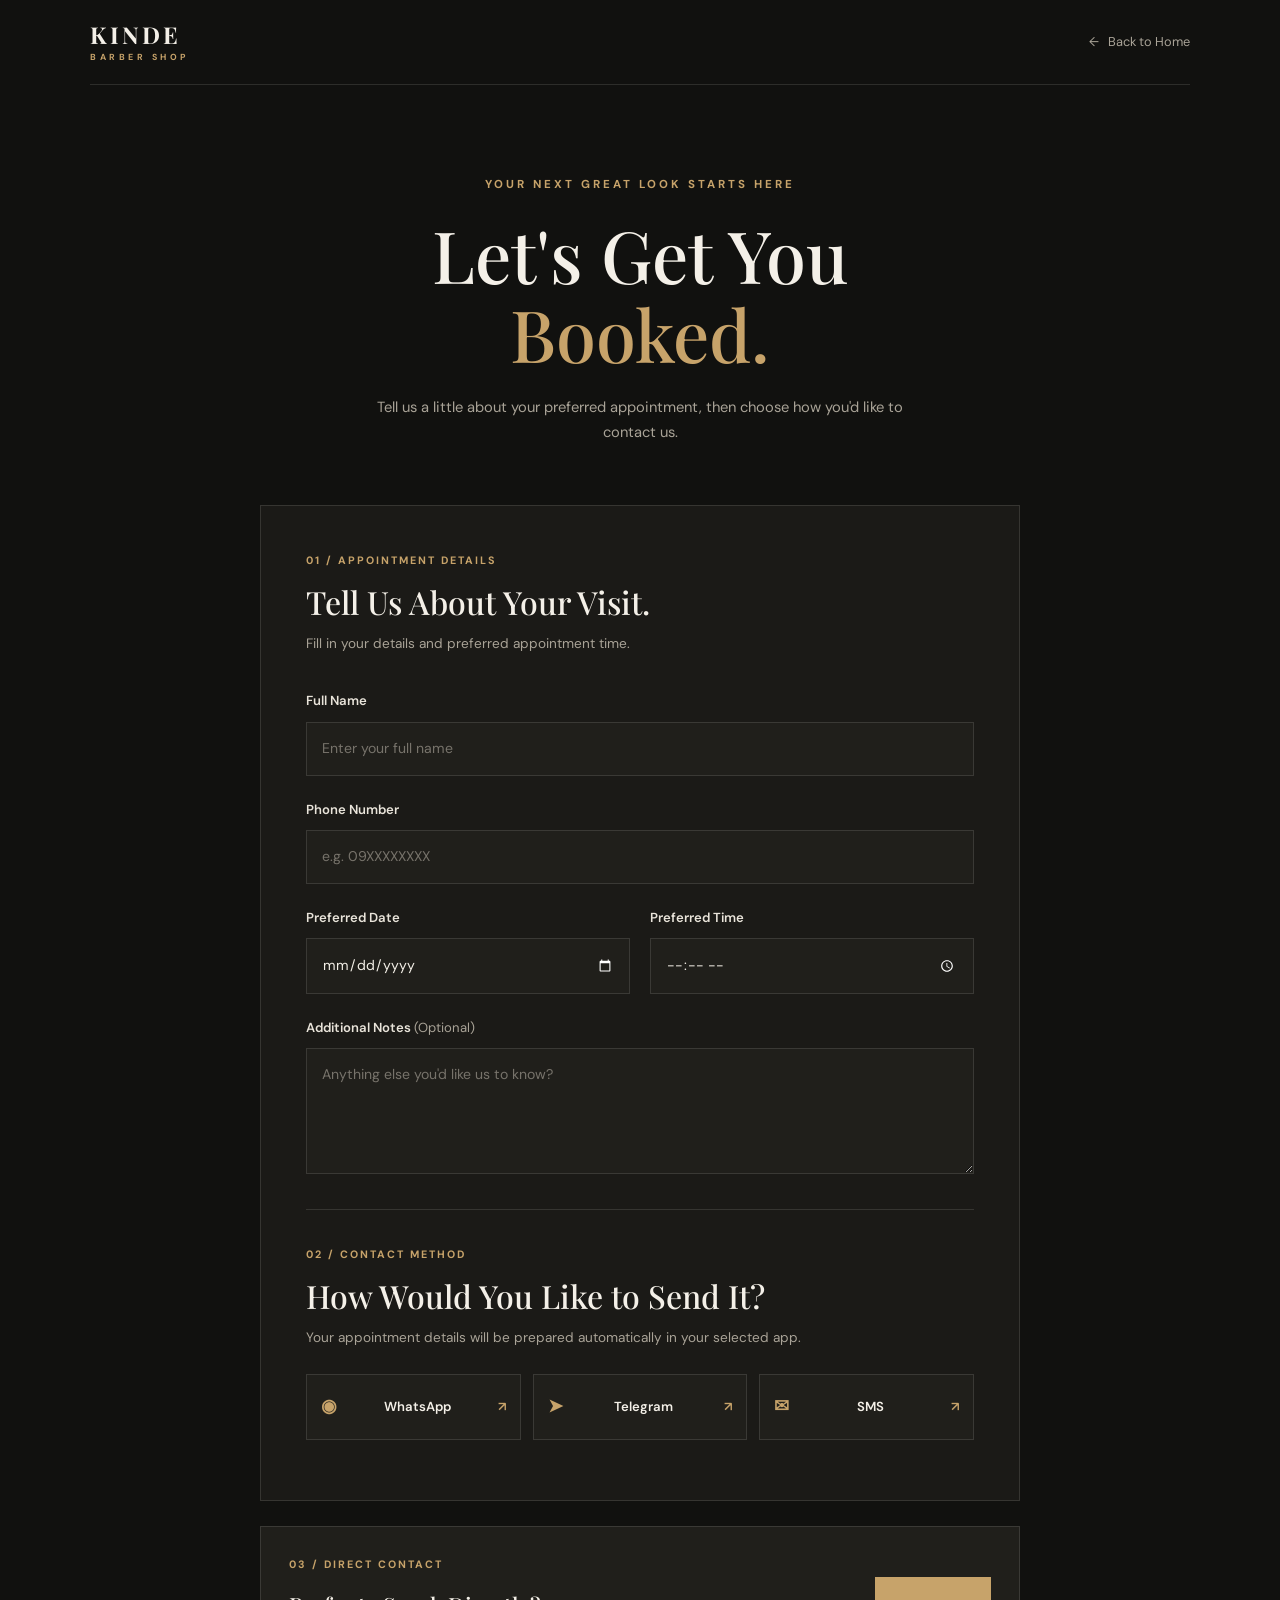
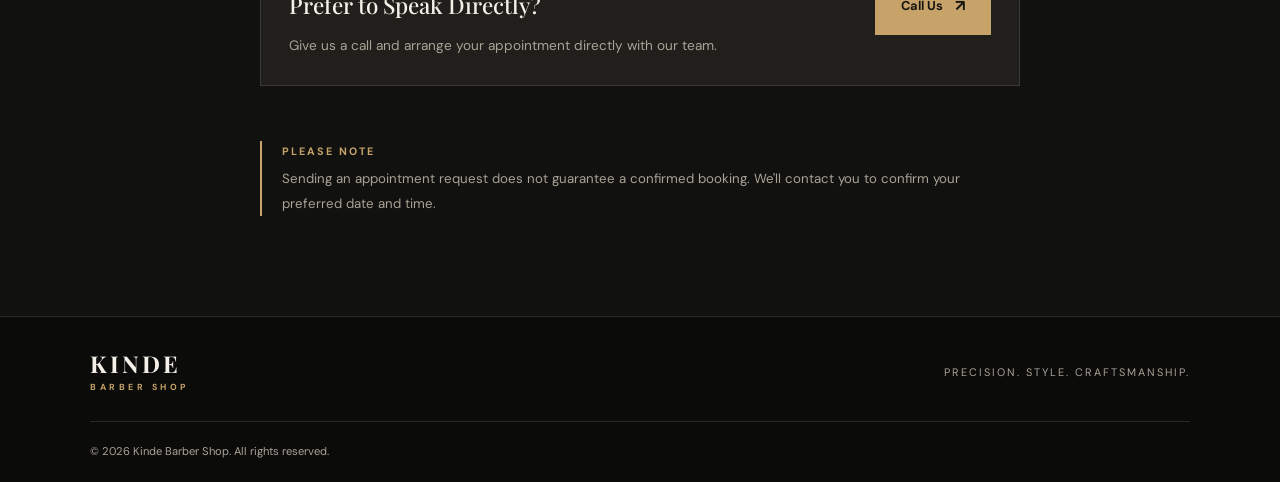
<file: booking.html>
<!DOCTYPE html>
<html lang="en">

    <head>
        <meta charset="UTF-8">
        <meta name="viewport" content="width=device-width, initial-scale=1.0">

        <meta name="description" content="Book your next visit at Kinde Barber Shop.">

        <title>Book Your Visit | Kinde Barber Shop</title>

        <link rel="preconnect" href="https://fonts.googleapis.com">
        <link rel="preconnect" href="https://fonts.gstatic.com" crossorigin>

        <link
            href="https://fonts.googleapis.com/css2?family=DM+Sans:wght@400;500;600;700&family=Playfair+Display:wght@500;600;700&display=swap"
            rel="stylesheet">

        <link rel="stylesheet" href="booking.css">
    </head>

    <body>

        <!-- HEADER -->

        <header class="booking-header">

            <a href="index.html" class="logo">
                KINDE
                <span>BARBER SHOP</span>
            </a>

            <a href="index.html" class="back-link">
                <span>←</span> Back to Home
            </a>

        </header>


        <main class="booking-main">

            <!-- INTRODUCTION -->

            <section class="booking-intro">

                <p class="eyebrow">YOUR NEXT GREAT LOOK STARTS HERE</p>

                <h1>
                    Let's Get You
                    <span>Booked.</span>
                </h1>

                <p>
                    Tell us a little about your preferred appointment,
                    then choose how you'd like to contact us.
                </p>

            </section>


            <!-- APPOINTMENT FORM -->

            <section class="appointment-section">

                <form id="appointment-form">

                    <div class="form-heading">
                        <p class="form-number">01 / APPOINTMENT DETAILS</p>
                        <h2>Tell Us About Your Visit.</h2>
                        <p class="form-subtitle">
                            Fill in your details and preferred appointment time.
                        </p>
                    </div>


                    <div class="form-group">

                        <label for="customer-name">Full Name</label>

                        <input type="text" id="customer-name" placeholder="Enter your full name" autocomplete="name"
                            required>

                    </div>


                    <div class="form-group">

                        <label for="customer-phone">Phone Number</label>

                        <input type="tel" id="customer-phone" placeholder="e.g. 09XXXXXXXX" autocomplete="tel"
                            inputmode="tel" required>

                    </div>


                    <div class="form-row">

                        <div class="form-group">

                            <label for="appointment-date">Preferred Date</label>

                            <input type="date" id="appointment-date" required>

                        </div>


                        <div class="form-group">

                            <label for="appointment-time">Preferred Time</label>

                            <input type="time" id="appointment-time" required>

                        </div>

                    </div>


                    <div class="form-group">

                        <label for="notes">
                            Additional Notes
                            <span>(Optional)</span>
                        </label>

                        <textarea id="notes" rows="4" placeholder="Anything else you'd like us to know?"></textarea>

                    </div>


                    <div class="form-divider"></div>


                    <!-- CONTACT METHOD -->

                    <div class="send-heading">

                        <p class="form-number">02 / CONTACT METHOD</p>

                        <h2>How Would You Like to Send It?</h2>

                        <p>
                            Your appointment details will be prepared
                            automatically in your selected app.
                        </p>

                    </div>


                    <div class="send-options">

                        <button type="button" class="send-card" data-method="whatsapp">

                            <span class="send-icon">◉</span>
                            <span>WhatsApp</span>
                            <span class="send-arrow">↗</span>

                        </button>


                        <button type="button" class="send-card" data-method="telegram">

                            <span class="send-icon">➤</span>
                            <span>Telegram</span>
                            <span class="send-arrow">↗</span>

                        </button>


                        <button type="button" class="send-card" data-method="sms">

                            <span class="send-icon">✉</span>
                            <span>SMS</span>
                            <span class="send-arrow">↗</span>

                        </button>

                    </div>


                    <p class="form-message" id="form-message" aria-live="polite">
                    </p>

                </form>


                <!-- CALL OPTION -->

                <div class="call-option">

                    <div class="call-content">

                        <p class="form-number">03 / DIRECT CONTACT</p>

                        <h3>Prefer to Speak Directly?</h3>

                        <p>
                            Give us a call and arrange your appointment
                            directly with our team.
                        </p>

                    </div>

                    <a href="tel:+251900000000" class="call-button">
                        Call Us <span>↗</span>
                    </a>

                </div>

            </section>


            <!-- BOOKING NOTE -->

            <section class="booking-note">

                <div class="note-line"></div>

                <p>
                    <span>PLEASE NOTE</span>

                    Sending an appointment request does not guarantee
                    a confirmed booking. We'll contact you to confirm
                    your preferred date and time.
                </p>

            </section>

        </main>


        <!-- FOOTER -->

        <footer class="booking-footer">

            <div class="footer-content">

                <a href="index.html" class="logo">
                    KINDE
                    <span>BARBER SHOP</span>
                </a>

                <p>PRECISION. STYLE. CRAFTSMANSHIP.</p>

            </div>

            <div class="footer-bottom">
                <p>© 2026 Kinde Barber Shop. All rights reserved.</p>
            </div>

        </footer>


        <!-- JAVASCRIPT -->

        <script>

            const appointmentForm =
                document.getElementById("appointment-form");

            const sendButtons =
                document.querySelectorAll(".send-card");

            const dateInput =
                document.getElementById("appointment-date");


            // Replace this with the shop's actual number.
            const shopPhone = "251900000000";


            // Prevent selecting a date in the past.

            const today = new Date();

            const localToday = new Date(
                today.getTime() - today.getTimezoneOffset() * 60000
            ).toISOString().split("T")[0];

            dateInput.min = localToday;


            // Handle the messaging options.

            sendButtons.forEach(button => {

                button.addEventListener("click", () => {

                    if (!appointmentForm.reportValidity()) {
                        return;
                    }


                    // Collect form information.

                    const name =
                        document.getElementById("customer-name").value.trim();

                    const phone =
                        document.getElementById("customer-phone").value.trim();

                    const date =
                        document.getElementById("appointment-date").value;

                    const time =
                        document.getElementById("appointment-time").value;

                    const notes =
                        document.getElementById("notes").value.trim();


                    // Prepare the appointment message.

                    const message = `
Hello Kinde Barber Shop!

I would like to request an appointment.

Name: ${name}
Phone Number: ${phone}
Preferred Date: ${date}
Preferred Time: ${time}
Additional Notes: ${notes || "None"}

Please let me know if this time is available.

Thank you!
                `.trim();


                    const encodedMessage = encodeURIComponent(message);

                    const method = button.dataset.method;


                    // WhatsApp

                    if (method === "whatsapp") {

                        const url =
                            `https://wa.me/${shopPhone}?text=${encodedMessage}`;

                        window.open(url, "_blank", "noopener,noreferrer");

                    }


                    // SMS

                    else if (method === "sms") {

                        const url =
                            `sms:+${shopPhone}?body=${encodedMessage}`;

                        window.location.href = url;

                    }


                    // Telegram

                    else if (method === "telegram") {

                        const url =
                            `https://t.me/share/url?url=&text=${encodedMessage}`;

                        window.open(url, "_blank", "noopener,noreferrer");

                    }

                });

            });

        </script>

    </body>

</html>
</file>
<file: booking.css>
/* =========================================
   1. RESET & GLOBAL STYLES
========================================= */

:root {
    --bg: #11110f;
    --bg-light: #1b1a17;
    --bg-card: #201f1b;

    --cream: #f4f0e8;
    --gold: #c7a36a;
    --gold-light: #ddbd8b;

    --text: #e9e4da;
    --muted: #a9a397;

    --border: rgba(244, 240, 232, 0.12);

    --font-heading: "Playfair Display", Georgia, serif;
    --font-body: "DM Sans", sans-serif;
}

* {
    margin: 0;
    padding: 0;
    box-sizing: border-box;
}

html {
    font-size: 16px;
    scroll-behavior: smooth;
}

body {
    background: var(--bg);
    color: var(--text);
    font-family: var(--font-body);
    line-height: 1.7;
    min-height: 100vh;
}

a {
    color: inherit;
    text-decoration: none;
}

button,
input,
textarea {
    font: inherit;
}

button,
a {
    -webkit-tap-highlight-color: transparent;
}


/* =========================================
   2. HEADER
========================================= */

.booking-header {
    width: min(1100px, 90%);
    min-height: 85px;
    margin-inline: auto;

    display: flex;
    justify-content: space-between;
    align-items: center;

    border-bottom: 1px solid var(--border);
}

.logo {
    display: flex;
    flex-direction: column;

    color: var(--cream);
    font-family: var(--font-heading);
    font-size: 1.45rem;
    font-weight: 700;
    letter-spacing: 3px;
    line-height: 1;
}

.logo span {
    color: var(--gold);
    font-family: var(--font-body);
    font-size: 0.55rem;
    font-weight: 700;
    letter-spacing: 3.5px;
    margin-top: 7px;
}

.back-link {
    color: var(--muted);
    font-size: 0.8rem;
    transition: color 0.3s ease;
}

.back-link:hover {
    color: var(--gold);
}

.back-link span {
    margin-right: 6px;
}


/* =========================================
   3. MAIN SECTION
========================================= */

.booking-main {
    width: min(1100px, 90%);
    margin-inline: auto;
    padding-block: 90px 100px;
}

.booking-intro {
    max-width: 680px;
    margin: 0 auto 60px;
    text-align: center;
}

.eyebrow {
    color: var(--gold);
    font-size: 0.72rem;
    font-weight: 700;
    letter-spacing: 3px;
    margin-bottom: 20px;
}

.booking-intro h1 {
    color: var(--cream);
    font-family: var(--font-heading);
    font-size: clamp(2.8rem, 6vw, 4.5rem);
    font-weight: 500;
    line-height: 1.1;
    margin-bottom: 22px;
}

.booking-intro h1 span {
    color: var(--gold);
}

.booking-intro > p:last-child {
    max-width: 550px;
    margin-inline: auto;

    color: var(--muted);
    font-size: 0.92rem;
}


/* =========================================
   4. APPOINTMENT FORM
========================================= */

.appointment-section {
    max-width: 760px;
    margin-inline: auto;
}

#appointment-form {
    padding: clamp(24px, 5vw, 45px);

    background: var(--bg-light);
    border: 1px solid var(--border);
}

.form-heading {
    margin-bottom: 35px;
}

.form-number {
    color: var(--gold);
    font-size: 0.67rem;
    font-weight: 700;
    letter-spacing: 2px;
    margin-bottom: 13px;
}

.form-heading h2,
.send-heading h2 {
    color: var(--cream);
    font-family: var(--font-heading);
    font-size: clamp(1.5rem, 4vw, 2rem);
    font-weight: 500;
    line-height: 1.25;
    margin-bottom: 10px;
}

.form-subtitle,
.send-heading > p:last-child {
    color: var(--muted);
    font-size: 0.85rem;
}

.form-group {
    display: flex;
    flex-direction: column;
    gap: 9px;
    margin-bottom: 23px;
}

.form-group label {
    color: var(--text);
    font-size: 0.82rem;
    font-weight: 600;
}

.form-group label span {
    color: var(--muted);
    font-weight: 400;
}

.form-group input,
.form-group textarea {
    width: 100%;
    padding: 14px 15px;

    background: var(--bg-card);
    border: 1px solid var(--border);
    border-radius: 0;

    color: var(--cream);
    font-family: var(--font-body);
    font-size: 0.88rem;

    outline: none;
    transition: border-color 0.3s ease;
}

.form-group input:focus,
.form-group textarea:focus {
    border-color: var(--gold);
}

.form-group input::placeholder,
.form-group textarea::placeholder {
    color: #77736b;
}

.form-group input[type="date"],
.form-group input[type="time"] {
    color-scheme: dark;
}

.form-group textarea {
    min-height: 115px;
    resize: vertical;
}

.form-row {
    display: grid;
    grid-template-columns: repeat(2, minmax(0, 1fr));
    gap: 20px;
}


/* =========================================
   5. CONTACT METHOD
========================================= */

.form-divider {
    height: 1px;
    background: var(--border);
    margin-block: 35px;
}

.send-heading {
    margin-bottom: 25px;
}

.send-heading > p:last-child {
    line-height: 1.7;
}

.send-options {
    display: grid;
    grid-template-columns: repeat(3, minmax(0, 1fr));
    gap: 12px;
}

.send-card {
    min-width: 0;
    display: flex;
    align-items: center;
    justify-content: space-between;
    gap: 8px;

    padding: 17px 14px;

    background: var(--bg-card);
    border: 1px solid var(--border);

    color: var(--cream);
    font-size: 0.82rem;
    font-weight: 600;

    cursor: pointer;
    transition:
        border-color 0.3s ease,
        background-color 0.3s ease,
        transform 0.3s ease;
}

.send-card:hover {
    background: #29271f;
    border-color: var(--gold);
    transform: translateY(-3px);
}

.send-icon {
    color: var(--gold);
    font-size: 1.1rem;
}

.send-arrow {
    color: var(--gold);
    transition: transform 0.3s ease;
}

.send-card:hover .send-arrow {
    transform: translate(3px, -3px);
}

.form-message {
    color: var(--gold);
    font-size: 0.82rem;
    margin-top: 15px;
}


/* =========================================
   6. CALL OPTION
========================================= */

.call-option {
    display: flex;
    justify-content: space-between;
    align-items: center;
    gap: 25px;

    margin-top: 25px;
    padding: 28px;

    background: var(--bg-card);
    border: 1px solid var(--border);
}

.call-content {
    max-width: 480px;
}

.call-content h3 {
    color: var(--cream);
    font-family: var(--font-heading);
    font-size: 1.4rem;
    font-weight: 500;
    margin-bottom: 9px;
}

.call-content > p:last-child {
    color: var(--muted);
    font-size: 0.85rem;
}

.call-button {
    display: inline-flex;
    align-items: center;
    justify-content: center;
    gap: 12px;

    padding: 14px 25px;

    background: var(--gold);
    border: 1px solid var(--gold);

    color: #171510;
    font-size: 0.8rem;
    font-weight: 700;
    white-space: nowrap;

    transition:
        background 0.3s ease,
        color 0.3s ease;
}

.call-button:hover {
    background: transparent;
    color: var(--gold);
}

.call-button span {
    font-size: 1rem;
}


/* =========================================
   7. BOOKING NOTE
========================================= */

.booking-note {
    display: flex;
    align-items: stretch;
    gap: 20px;

    max-width: 760px;
    margin: 55px auto 0;
}

.note-line {
    width: 2px;
    flex-shrink: 0;
    background: var(--gold);
}

.booking-note p {
    color: var(--muted);
    font-size: 0.83rem;
    line-height: 1.9;
}

.booking-note p span {
    display: block;
    color: var(--gold);
    font-size: 0.67rem;
    font-weight: 700;
    letter-spacing: 2px;
    margin-bottom: 5px;
}


/* =========================================
   8. FOOTER
========================================= */

.booking-footer {
    background: #0b0b0a;
    border-top: 1px solid var(--border);
    padding-top: 35px;
}

.footer-content,
.footer-bottom {
    width: min(1100px, 90%);
    margin-inline: auto;

    display: flex;
    justify-content: space-between;
    align-items: center;
    gap: 25px;
}

.footer-content {
    padding-bottom: 30px;
}

.footer-content > p {
    color: var(--muted);
    font-size: 0.68rem;
    letter-spacing: 2px;
}

.footer-home {
    color: var(--gold);
    font-size: 0.78rem;
    transition: color 0.3s ease;
}

.footer-home:hover {
    color: var(--gold-light);
}

.footer-bottom {
    border-top: 1px solid var(--border);
    padding-block: 20px;
}

.footer-bottom p,
.footer-bottom a {
    color: var(--muted);
    font-size: 0.7rem;
}

.footer-bottom a:hover {
    color: var(--gold);
}


/* =========================================
   9. TABLET RESPONSIVENESS
========================================= */

@media (max-width: 700px) {

    .booking-main {
        padding-block: 70px 80px;
    }

    .booking-intro {
        margin-bottom: 45px;
    }

    .call-option {
        align-items: flex-start;
        flex-direction: column;
    }

}


/* =========================================
   10. MOBILE RESPONSIVENESS
========================================= */

@media (max-width: 550px) {

    .booking-header {
        min-height: 75px;
    }

    .logo {
        font-size: 1.2rem;
    }

    .logo span {
        font-size: 0.48rem;
    }

    .back-link {
        font-size: 0.72rem;
    }

    .form-row {
        grid-template-columns: 1fr;
        gap: 0;
    }

    .send-options {
        grid-template-columns: 1fr;
    }

    .send-card {
        padding: 17px;
    }

    .call-option {
        padding: 23px;
    }

    .call-button {
        width: 100%;
    }

    .footer-content,
    .footer-bottom {
        align-items: flex-start;
        flex-direction: column;
    }

    .footer-content {
        gap: 18px;
    }

    .footer-bottom {
        gap: 8px;
    }

}


@media (max-width: 380px) {

    .booking-header,
    .booking-main {
        width: 92%;
    }

    .booking-intro h1 {
        font-size: 2.5rem;
    }

    #appointment-form {
        padding: 22px 17px;
    }

}
</file>
